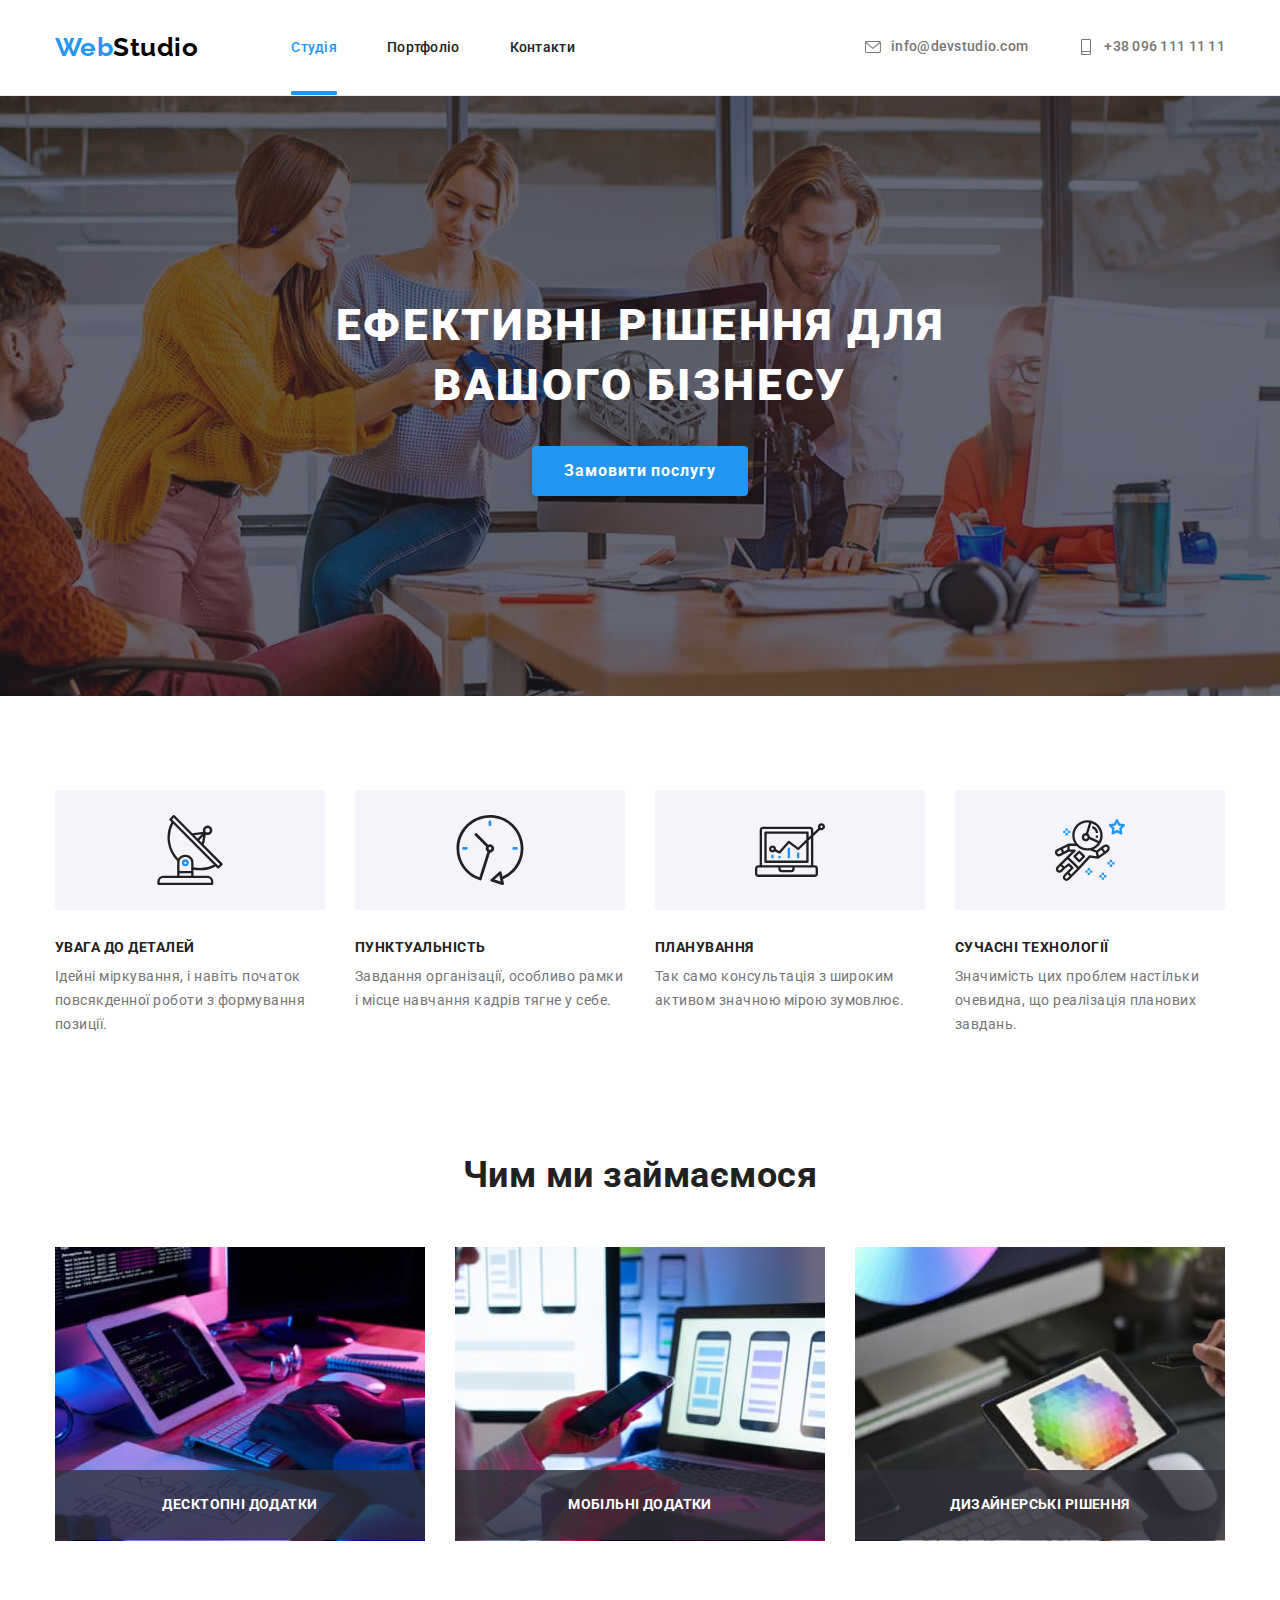
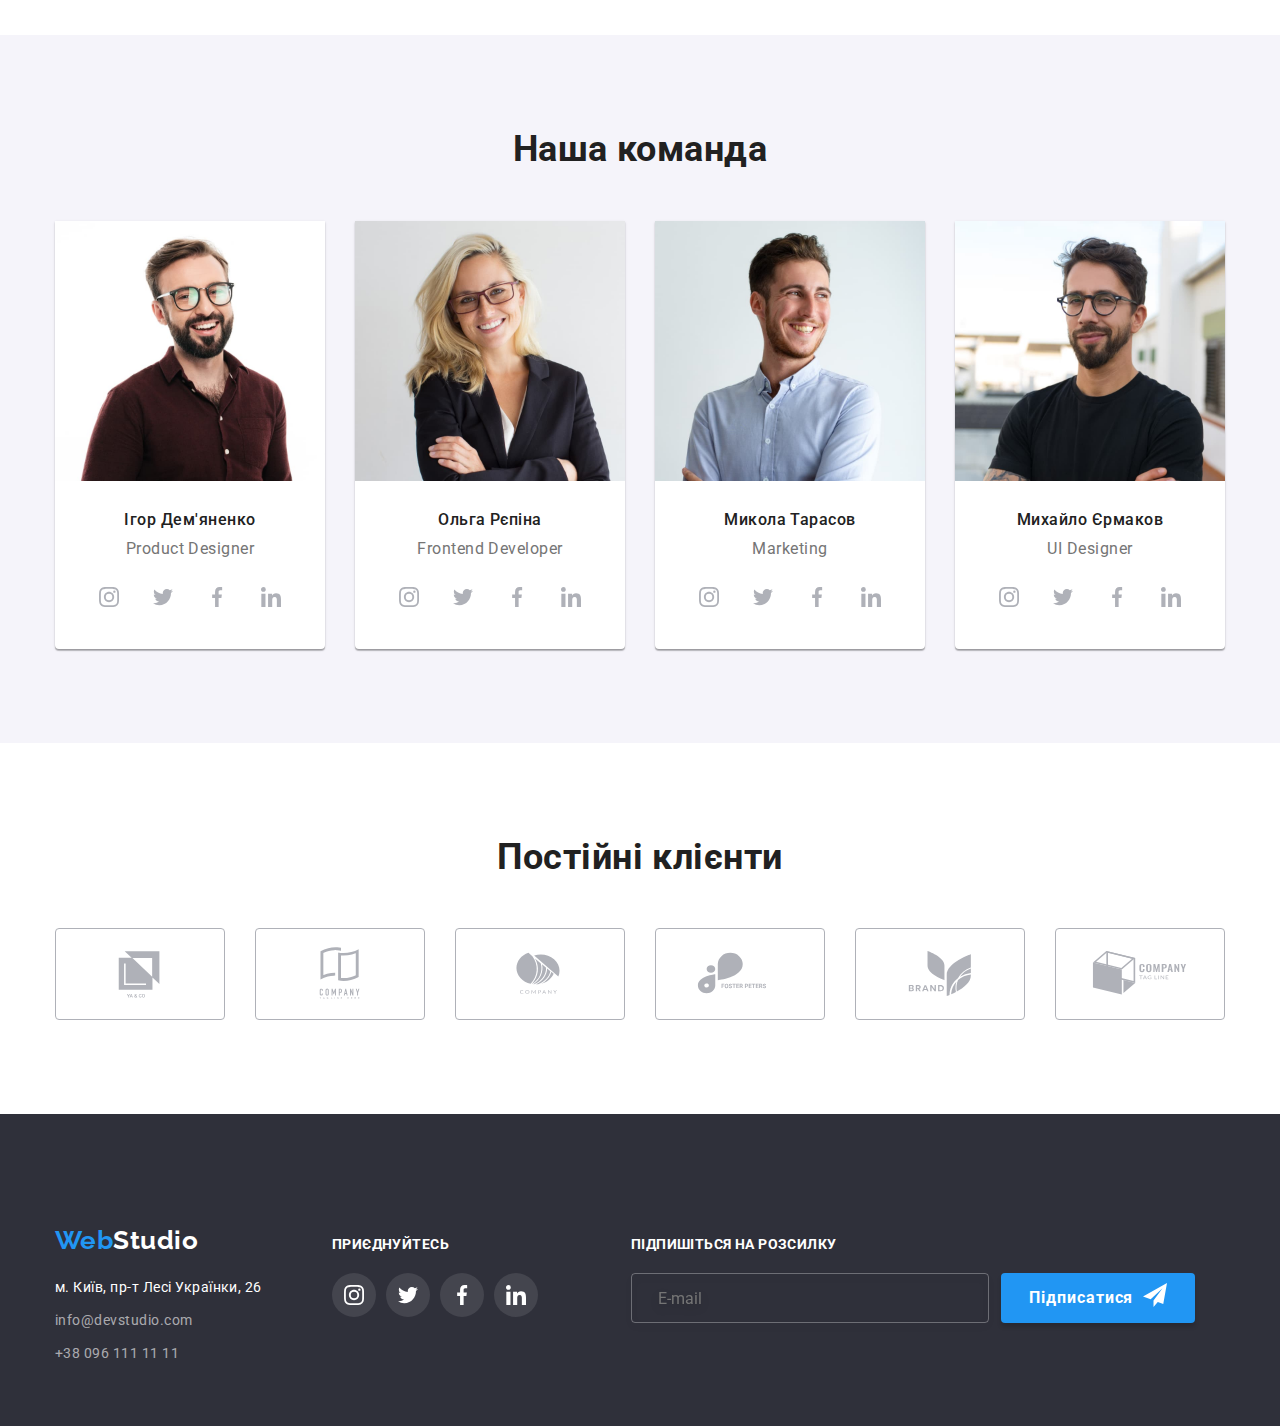
<file: index.html>
<!DOCTYPE html>
<html lang="uk">
  <head>
    <meta charset="UTF-8" />
    <meta http-equiv="X-UA-Compatible" content="IE=edge" />
    <meta name="viewport" content="width=device-width, initial-scale=1.0" />
    <title>WebStudio</title>
    <link rel="preconnect" href="https://fonts.googleapis.com" />
    <link rel="preconnect" href="https://fonts.gstatic.com" crossorigin />
    <link
      href="https://fonts.googleapis.com/css2?family=Raleway:wght@700&family=Roboto:wght@400;500;700;900&display=swap"
      rel="stylesheet"
    />
    <link
      rel="stylesheet"
      href="https://cdn.jsdelivr.net/npm/modern-normalize@1.1.0/modern-normalize.min.css"
    />
   
     <link rel="stylesheet" type="text/css" href="./css/main.min.css" />
      
  </head>
  <body>
    <header class="page-header">
      <div class="container div-header">
        <nav class="main-nav">
          <a href="/" class="logo"
            >Web<span class="studio-word">Studio</span></a
          >

          <ul class="site-nav list">
            <li class="site-nav-li">
              <a href="" class="menu-link current">Студія</a>
            </li>
            <li class="site-nav-li">
              <a href="./portfolio.html" class="menu-link">Портфоліо</a>
            </li>
            <li class="site-nav-li">
              <a href="" class="menu-link">Контакти</a>
            </li>
          </ul>
        </nav>
        <ul class="contacts-top list">
          <li class="top-mail">
            <a href="mailto:info@devstudio.com" class="mail-top link">
              <svg class="mail-icon" width="16" height="16">
                <use href="./images/icons.svg#icon-envelope"></use>
              </svg>
              info@devstudio.com
            </a>
          </li>
          <li class="top-tel">
            <a href="tel:+380961111111" class="tel-top link">
              <svg class="tel-icon" width="16" height="16">
                <use href="./images/icons.svg#icon-smartphone"></use>
              </svg>
              +38 096 111 11 11
            </a>
          </li>
        </ul>
      </div>
    </header>
    <main>
      <section class="hero section">
        <div class="container div-hero">
          <h1 class="hero-title">Ефективні рішення для вашого бізнесу</h1>
          <button type="button" class="order-button" data-modal-open>
            Замовити послугу
          </button>
        </div>
      </section>
      <section class="second section">
        <div class="container second-section">
          <h2 class="visually-hidden">Наші особливості</h2>
          <ul class="second-section__about list">
            <li class="second-section__about-card">
              <div class="second-section__about-thumb">
                <svg width="70" height="70">
                  <use href="./images/icons.svg#icon-antenna-1"></use>
                </svg>
              </div>
              <h3 class="second-section__info-title">Увага до деталей</h3>
              <p class="second-section__text">
                Ідейні міркування, і навіть початок повсякденної роботи з
                формування позиції.
              </p>
            </li>
            <li class="second-section__about-card">
              <div class="second-section__about-thumb">
                <svg width="70" height="70">
                  <use href="./images/icons.svg#icon-clock-1"></use>
                </svg>
              </div>
              <h3 class="second-section__info-title">Пунктуальність</h3>
              <p class="second-section__text">
                Завдання організації, особливо рамки і місце навчання кадрів
                тягне у себе.
              </p>
            </li>
            <li class="second-section__about-card">
              <div class="second-section__about-thumb">
                <svg width="70" height="70">
                  <use href="./images/icons.svg#icon-diagram-1"></use>
                </svg>
              </div>
              <h3 class="second-section__info-title">Планування</h3>
              <p class="second-section__text">
                Так само консультація з широким активом значною мірою зумовлює.
              </p>
            </li>
            <li class="second-section__about-card">
              <div class="second-section__about-thumb">
                <svg width="70" height="70">
                  <use href="./images/icons.svg#icon-astronaut-1"></use>
                </svg>
              </div>
              <h3 class="second-section__info-title">Сучасні технології</h3>
              <p class="second-section__text">
                Значимість цих проблем настільки очевидна, що реалізація
                планових завдань.
              </p>
            </li>
          </ul>
        </div>
      </section>
      <section class="service section">
        <div class="container service-section">
          <h2 class="service-section-title title">Чим ми займаємося</h2>
          <ul class="services list">
            <li class="service-li image-li">
              <img src="./images/img1.jpg" alt="веб-розробка" width="370" />
              <div class="service-section-wrapper">
                <p class="service-img-text-dec">Десктопні додатки</p>
              </div>
            </li>

            <li class="service-li image-li">
              <img
                src="./images/img2.jpg"
                alt="мобільна-розробка"
                width="370"
              />
              <div class="service-section-wrapper">
                <p class="service-img-text-dec">Мобільні додатки</p>
              </div>
            </li>

            <li class="service-li image-li">
              <img src="./images/img3.jpg" alt="веб-дизайн" width="370" />
              <div class="service-section-wrapper">
                <p class="service-img-text-dec">Дизайнерські рішення</p>
              </div>
            </li>
          </ul>
        </div>
      </section>
      <section class="section-our-team section">
        <div class="container">
          <h2 class="section-title-team title">Наша команда</h2>
          <ul class="our-team list">
            <li class="team-place">
              <img
                src="./images/image1.jpg"
                alt="фото-продакт-дизайнера"
                width="270"
                height="260"
              />
              <div class="team-text-prop">
                <h3 class="team">Ігор Дем'яненко</h3>
                <p lang="en" class="profession">Product Designer</p>

                <ul class="social-list list">
                  <li class="social-list-item">
                    <a href="" class="social-list-link link">
                      <svg
                        lang="en"
                        aria-label="instagram icon"
                        class="social-list-icon"
                      >
                        <use href="./images/icons.svg#icon-instagram-2"></use>
                      </svg>
                    </a>
                  </li>
                  <li class="social-list-item">
                    <a href="" class="social-list-link link">
                      <svg
                        lang="en"
                        aria-label="twitter icon"
                        class="social-list-icon"
                      >
                        <use href="./images/icons.svg#icon-twitter-1"></use>
                      </svg>
                    </a>
                  </li>
                  <li class="social-list-item">
                    <a href="" class="social-list-link link">
                      <svg
                        lang="en"
                        aria-label="facebook icon"
                        class="social-list-icon"
                      >
                        <use href="./images/icons.svg#icon-facebook-1"></use>
                      </svg>
                    </a>
                  </li>
                  <li class="social-list-item">
                    <a href="" class="social-list-link link">
                      <svg
                        lang="en"
                        aria-label="linkedin icon"
                        class="social-list-icon"
                      >
                        <use href="./images/icons.svg#icon-linkedin-1"></use>
                      </svg>
                    </a>
                  </li>
                </ul>
              </div>
            </li>
            <li class="team-place">
              <img
                src="./images/image2.jpg"
                alt="фото-фронт-енд-розробника"
                width="270"
                height="260"
              />
              <div class="team-text-prop">
                <h3 class="team">Ольга Рєпіна</h3>
                <p lang="en" class="profession">Frontend Developer</p>

                <ul class="social-list list">
                  <li class="social-list-item">
                    <a href="" class="social-list-link link">
                      <svg
                        lang="en"
                        aria-label="instagram icon"
                        class="social-list-icon"
                      >
                        <use href="./images/icons.svg#icon-instagram-2"></use>
                      </svg>
                    </a>
                  </li>
                  <li class="social-list-item">
                    <a href="" class="social-list-link link">
                      <svg
                        lang="en"
                        aria-label="twitter icon"
                        class="social-list-icon"
                      >
                        <use href="./images/icons.svg#icon-twitter-1"></use>
                      </svg>
                    </a>
                  </li>
                  <li class="social-list-item">
                    <a href="" class="social-list-link link">
                      <svg
                        lang="en"
                        aria-label="facebook icon"
                        class="social-list-icon"
                      >
                        <use href="./images/icons.svg#icon-facebook-1"></use>
                      </svg>
                    </a>
                  </li>
                  <li class="social-list-item">
                    <a href="" class="social-list-link link">
                      <svg
                        lang="en"
                        aria-label="linkedin icon"
                        class="social-list-icon"
                      >
                        <use href="./images/icons.svg#icon-linkedin-1"></use>
                      </svg>
                    </a>
                  </li>
                </ul>
              </div>
            </li>
            <li class="team-place">
              <img
                src="./images/image3.jpg"
                alt="фото-маркетолога"
                width="270"
                height="260"
              />
              <div class="team-text-prop">
                <h3 class="team">Микола Тарасов</h3>
                <p lang="en" class="profession">Marketing</p>

                <ul class="social-list list">
                  <li class="social-list-item">
                    <a href="" class="social-list-link link">
                      <svg
                        lang="en"
                        aria-label="instagram icon"
                        class="social-list-icon"
                      >
                        <use href="./images/icons.svg#icon-instagram-2"></use>
                      </svg>
                    </a>
                  </li>
                  <li class="social-list-item">
                    <a href="" class="social-list-link link">
                      <svg
                        lang="en"
                        aria-label="twitter icon"
                        class="social-list-icon"
                      >
                        <use href="./images/icons.svg#icon-twitter-1"></use>
                      </svg>
                    </a>
                  </li>
                  <li class="social-list-item">
                    <a href="" class="social-list-link link">
                      <svg
                        lang="en"
                        aria-label="facebook icon"
                        class="social-list-icon"
                      >
                        <use href="./images/icons.svg#icon-facebook-1"></use>
                      </svg>
                    </a>
                  </li>
                  <li class="social-list-item">
                    <a href="" class="social-list-link link">
                      <svg
                        lang="en"
                        aria-label="linkedin icon"
                        class="social-list-icon"
                      >
                        <use href="./images/icons.svg#icon-linkedin-1"></use>
                      </svg>
                    </a>
                  </li>
                </ul>
              </div>
            </li>
            <li class="team-place">
              <img
                src="./images/image4.jpg"
                alt="фото-юай-розробника"
                width="270"
                height="260"
              />
              <div class="team-text-prop">
                <h3 class="team">Михайло Єрмаков</h3>
                <p lang="en" class="profession">UI Designer</p>

                <ul class="social-list list">
                  <li class="social-list-item">
                    <a href="" class="social-list-link link">
                      <svg
                        lang="en"
                        aria-label="instagram icon"
                        class="social-list-icon"
                      >
                        <use href="./images/icons.svg#icon-instagram-2"></use>
                      </svg>
                    </a>
                  </li>
                  <li class="social-list-item">
                    <a href="" class="social-list-link link">
                      <svg
                        lang="en"
                        aria-label="twitter icon"
                        class="social-list-icon"
                      >
                        <use href="./images/icons.svg#icon-twitter-1"></use>
                      </svg>
                    </a>
                  </li>
                  <li class="social-list-item">
                    <a href="" class="social-list-link link">
                      <svg
                        lang="en"
                        aria-label="facebook icon"
                        class="social-list-icon"
                      >
                        <use href="./images/icons.svg#icon-facebook-1"></use>
                      </svg>
                    </a>
                  </li>
                  <li class="social-list-item">
                    <a href="" class="social-list-link link">
                      <svg
                        lang="en"
                        aria-label="linkedin icon"
                        class="social-list-icon"
                      >
                        <use href="./images/icons.svg#icon-linkedin-1"></use>
                      </svg>
                    </a>
                  </li>
                </ul>
              </div>
            </li>
          </ul>
        </div>
      </section>
      <section class="our-clients-section">
        <div class="container clients-div">
          <h2 class="clients-title title">Постійні клієнти</h2>
          <ul class="client-links list">
            <li class="client-link-li">
              <a href="" class="client-list-item">
                <svg class="client-icon" width="106" height="60">
                  <use href="./images/icons.svg#icon-logo"></use>
                </svg>
              </a>
            </li>
            <li class="client-link-li">
              <a href="" class="client-list-item">
                <svg class="client-icon" width="106" height="60">
                  <use href="./images/icons.svg#icon-logo-1"></use>
                </svg>
              </a>
            </li>
            <li class="client-link-li">
              <a href="" class="client-list-item">
                <svg class="client-icon" width="106" height="60">
                  <use href="./images/icons.svg#icon-logo-2"></use>
                </svg>
              </a>
            </li>
            <li class="client-link-li">
              <a href="" class="client-list-item">
                <svg class="client-icon" width="106" height="60">
                  <use href="./images/icons.svg#icon-logo-3"></use>
                </svg>
              </a>
            </li>
            <li class="client-link-li">
              <a href="" class="client-list-item">
                <svg class="client-icon" width="106" height="60">
                  <use href="./images/icons.svg#icon-logo-4"></use>
                </svg>
              </a>
            </li>
            <li class="client-link-li">
              <a href="" class="client-list-item">
                <svg class="client-icon" width="106" height="60">
                  <use href="./images/icons.svg#icon-logo-5"></use>
                </svg>
              </a>
            </li>
          </ul>
        </div>
      </section>
    </main>

    <footer class="page-footer">
      <div class="container footer-general-div">
        <div class="footer-div-one">
          <a href="/" class="logo-footer"
            >Web<span class="studio-word-footer">Studio</span></a
          >
          <address>
            <ul class="contacts-bottom list">
              <li>
                <a
                  href="https://goo.gl/maps/CPtrU1FHBa2aNyZL9"
                  target="_blank"
                  rel="noopener noreferrer nofollow"
                  class="adress-bottom link"
                  >м. Київ, пр-т Лесі Українки, 26</a
                >
              </li>
              <li>
                <a href="mailto:info@devstudio.com" class="mail-bottom link"
                  >info@devstudio.com
                </a>
              </li>
              <li>
                <a href="tel:+380961111111" class="tel-bottom link"
                  >+38 096 111 11 11</a
                >
              </li>
            </ul>
          </address>
        </div>

        <div class="footer-div-two">
          <p class="join-us">Приєднуйтесь</p>

          <ul class="footer-social-links list">
            <li class="social-li-footer">
              <a href="" class="social-link-footer link">
                <svg class="social-icon-footer">
                  <use href="./images/icons.svg#icon-instagram-2"></use>
                </svg>
              </a>
            </li>
            <li class="social-li-footer">
              <a href="" class="social-link-footer link">
                <svg class="social-icon-footer">
                  <use href="./images/icons.svg#icon-twitter-1"></use>
                </svg>
              </a>
            </li>
            <li class="social-li-footer">
              <a href="" class="social-link-footer link">
                <svg class="social-icon-footer">
                  <use href="./images/icons.svg#icon-facebook-1"></use>
                </svg>
              </a>
            </li>
            <li class="social-li-footer">
              <a href="" class="social-link-footer link">
                <svg class="social-icon-footer">
                  <use href="./images/icons.svg#icon-linkedin-1"></use>
                </svg>
              </a>
            </li>
          </ul>
        </div>
        <div class="footer-div-three">
          <p class="subscribe">Підпишіться на розсилку</p>
          <form class="footer-form">
            <label class="footer-label-input">
              <input class="subscribe-input"
                type="email"
                name="email"
                placeholder="E-mail"
                /></label>

            <button class="subscribe-btn" type="submit" value="submit">
              Підписатися
              <svg class="footer-send-icon">
                <use href="./images/icons.svg#icon-send"></use>
              </svg>
            </button>
          </form>
        </div>
      </div>
    </footer>
    <div class="backdrop is-hidden" data-modal>
      <div class="modal">
        <button type="button" class="modal-close-btn" data-modal-close>
          <svg class="modal-close-icon" width="11" height="11">
            <use href="./images/icons.svg#icon-close-btn"></use>
          </svg>
        </button>
        <p class="modal-title">Залиште свої дані, ми вам передзвонимо</p>
        <form class="modal-form">
         
          <label class="label-form-name"><span>Ім'я</span></label>
           <span class="wrapper-input">
          <input class="input-modal-form" type="text" name="user_name" pattern="[a-zA-Zа-яА-ЯіІїЇ`ʼ]+" required />
        <svg class="modal-form-icon icon-shadow" width="12px" height="12px">
          <use class="modal-form-icon-link" href="./images/icons.svg#icon-input-name2"></use>
        </svg>
      </span>
         
          <label class="label-form-name"> <span>Телефон</span></label>
           <span class="wrapper-input">
          <input class="input-modal-form" type="tel" name="user_tel" pattern="[0-9]{3}-[0-9]{3}-[0-9]{2}-[0-9]{2}" required/>
        <svg class="modal-form-icon icon-shadow" width="18px" height="18px">
          <use href="./images/icons.svg#icon-input-phone"></use>
        </span>
         <label class="label-form-name"><span>Пошта</span></label>
           <span class="wrapper-input">
          <input class="input-modal-form" type="email" name="user_email" required/>
          <svg class="modal-form-icon" width="18px" height="18px">
          <use href="./images/icons.svg#icon-input-mail"></use>
          </span>
          <label class="label-form-name" for="comment"><span>Коментар</span></label>
          <textarea
            class="textarea-modal-form"
            name="user_comment"
            id="comment"
            placeholder="Введіть текст"></textarea>
          <label class="checkbox-area-label">
           
            <input class="policy-checkbox" type="checkbox" />
             <svg class="custom-checkbox">
                <use class="icon-custom-checkbox" href="./images/icons.svg#icon-custom-cb"></use>
              </svg>
           <span class="policy-text">Погоджуюся з
            розсилкою та приймаю&nbsp;<a href="" class="policy-link-modal">
             Умови договору</a> </span> </label>
          <button class="submit-modal-btn" type="submit">Відправити </button>
        </form>
      </div>
    <script src="./js/modal.js"></script>
  </body>
</html>
</file>
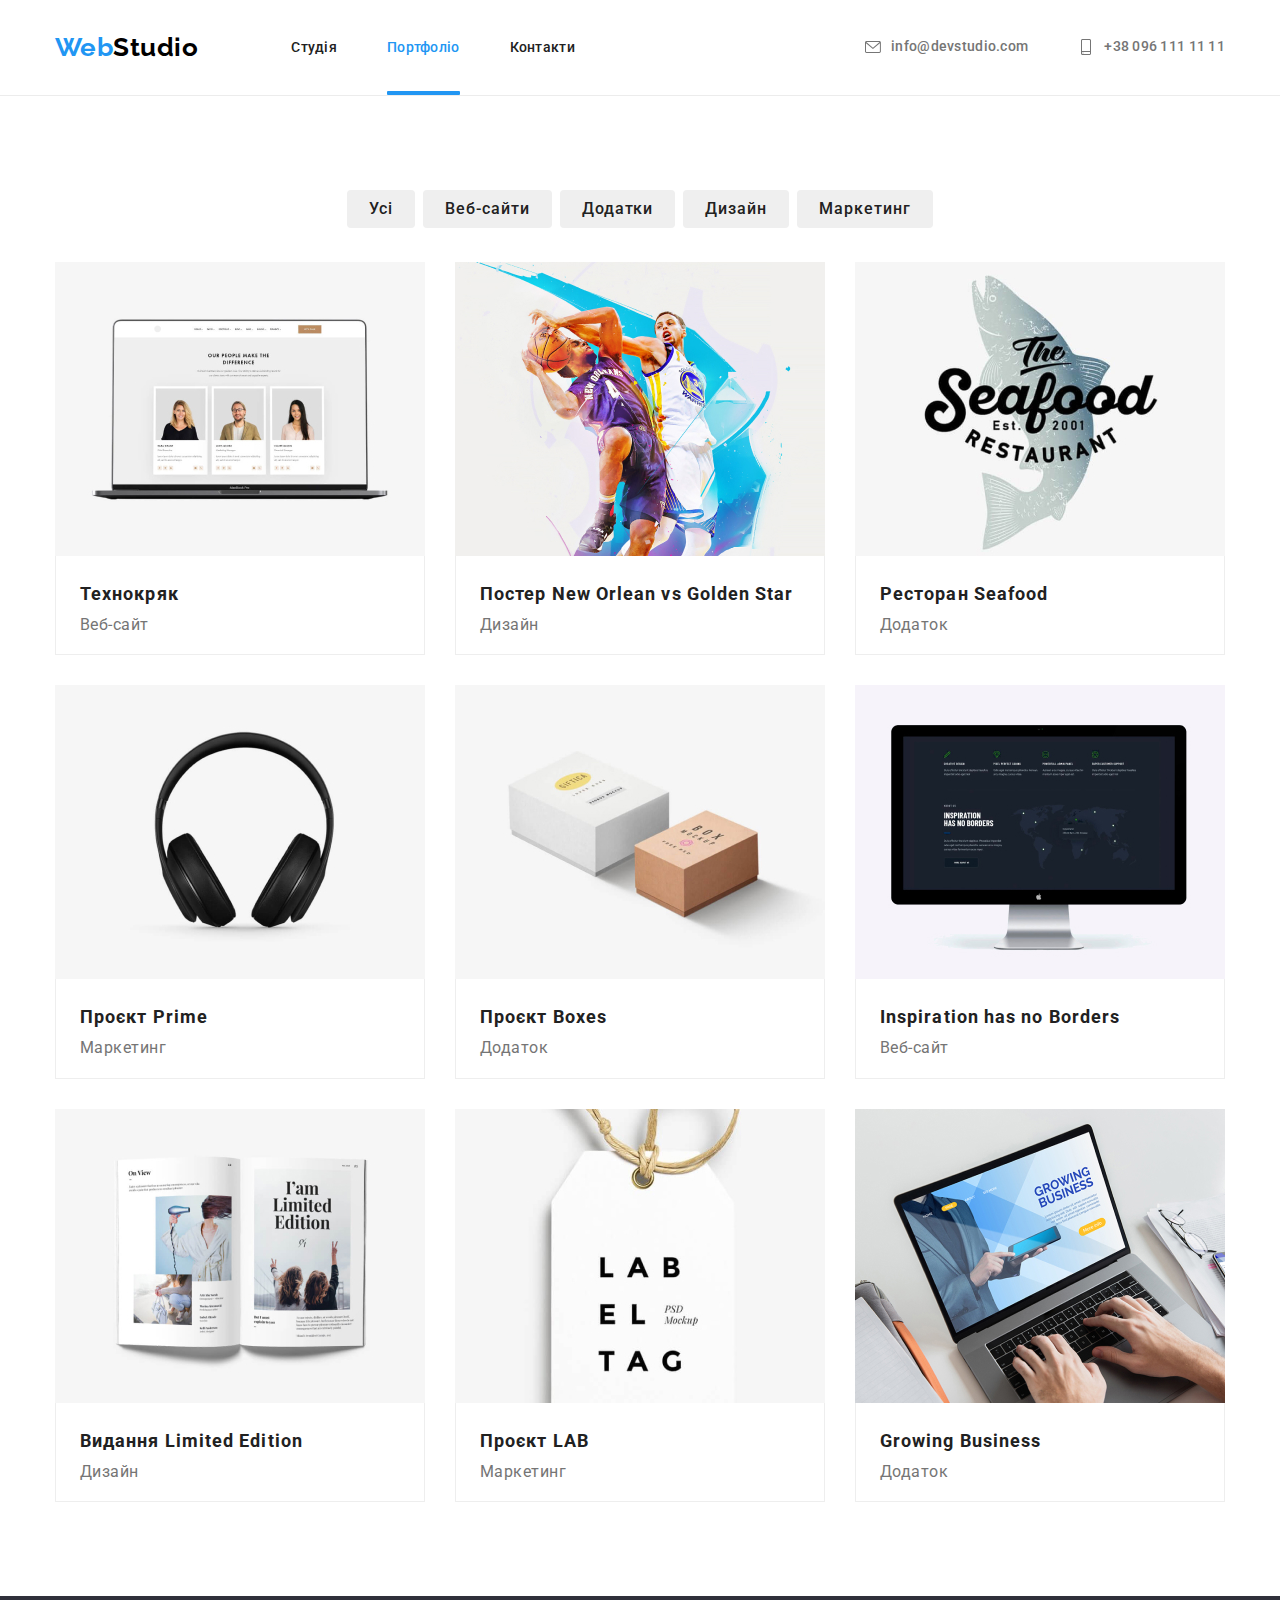
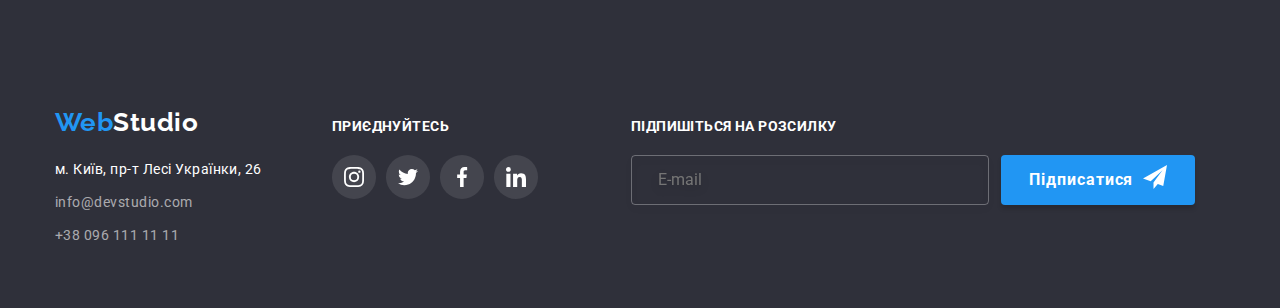
<file: portfolio.html>
<!DOCTYPE html>
<html lang="uk">
  <head>
    <meta charset="UTF-8" />
    <meta http-equiv="X-UA-Compatible" content="IE=edge" />
    <meta name="viewport" content="width=device-width, initial-scale=1.0" />
    <title>WebStudio</title>
    <link rel="preconnect" href="https://fonts.googleapis.com" />
    <link rel="preconnect" href="https://fonts.gstatic.com" crossorigin />
    <link
      href="https://fonts.googleapis.com/css2?family=Raleway:wght@700&family=Roboto:wght@400;500;700;900&display=swap"
      rel="stylesheet"
    />
    <link
      rel="stylesheet"
      href="https://cdn.jsdelivr.net/npm/modern-normalize@1.1.0/modern-normalize.min.css"
    />
    <link rel="stylesheet" type="text/css" href="./css/main.min.css" />
   
  </head>
  <body>
    <header class="page-header">
      <div class="container div-header">
        <nav class="main-nav">
          <a href="/" class="logo">Web<span class="studio-word">Studio</span></a>

          <ul class="site-nav list">
            <li class="site-nav-li"><a href="./index.html" class="menu-link">Студія</a></li>
            <li class="site-nav-li"><a href="" class="menu-link current">Портфоліо</a></li>
            <li class="site-nav-li"><a href="" class="menu-link">Контакти</a></li>
          </ul>
        </nav>
        <ul class="contacts-top list">
          <li class="top-mail">
            <a href="mailto:info@devstudio.com" class="mail-top link">
              <svg class="mail-icon" width="16" height="16">
                <use href="./images/icons.svg#icon-envelope"></use>
              </svg>
              info@devstudio.com
            </a>
          </li>
          <li class="top-tel">
            <a href="tel:+380961111111" class="tel-top link">
              <svg class="tel-icon" width="16" height="16">
                <use href="./images/icons.svg#icon-smartphone"></use>
              </svg>
              +38 096 111 11 11
            </a>
          </li>
        </ul>
      </div>
    </header>
    <main>
      <section class="portfolio-hero">
        <div class="container portfolio">
          <h1 class="visually-hidden">меню фільтр</h1>
          <ul class="portfolio-button list">
            <li><button type="button" class="button">Усі</button></li>
            <li><button type="button" class="button">Веб-сайти</button></li>
            <li><button type="button" class="button">Додатки</button></li>
            <li><button type="button" class="button">Дизайн</button></li>
            <li><button type="button" class="button">Маркетинг</button></li>
          </ul>

          <ul class="project list">
            <a href="" class="portfolio-link link>
              <li class="project-card">
                 <div class="overlay">
              <img src="./images/img01.jpg" alt="фото-веб-сайт" width="370" />
             <p class="text-overlay">Ресурс пропонує комплексні пропозиції з різним рівнем функціоналу та сервісів. Все це дозволить відвідувачу отримати вичерпні відомості про компанію чи приватну особу.</p></div>
              <div class="project-card-prop">
                <h2 class="project-name">Технокряк</h2>
                <p class="project-type">Веб-сайт</p>
              </div>
            </li>
            </a>
             <a href="" class="portfolio-link link>
            <li class="project-card">
              <div class="overlay">
              <img src="./images/img02.jpg" alt="фото-дизайн" width="370" /> <p class="text-overlay">Lorem ipsum dolor sit amet consectetur adipisicing elit. Quia, libero!</p></div>
              <div class="project-card-prop">
                <h2 class="project-name">Постер New Orlean vs Golden Star</h2>
                <p class="project-type">Дизайн</p>
              </div>
            </li>
            </a>
             <a href="" class="portfolio-link link>
            <li class="project-card">
               <div class="overlay">
              <img src="./images/img03.jpg" alt="фото-додаток" width="370" /><p class="text-overlay">Lorem, ipsum dolor sit amet consectetur adipisicing elit. Consequatur, corporis!</p></div>
              <div class="project-card-prop">
                <h2 class="project-name">Ресторан Seafood</h2>
                <p class="project-type">Додаток</p>
              </div>
            </li>
            </a>
             <a href="" class="portfolio-link link>
            <li class="project-card">
              <div class="overlay">
              <img src="./images/img04.jpg" alt="фото-маркетинг" width="370" /><p class="text-overlay">Lorem ipsum dolor sit, amet consectetur adipisicing elit. Vitae, voluptate.</p></div>
              <div class="project-card-prop">
                <h2 class="project-name">Проєкт Prime</h2>
                <p class="project-type">Маркетинг</p>
              </div>
            </li>
            </a>
             <a href="" class="portfolio-link link>
            <li class="project-card">
              <div class="overlay">
              <img src="./images/img05.jpg" alt="фото-додаток2" width="370" /><p class="text-overlay">Lorem ipsum dolor sit, amet consectetur adipisicing elit. Sit, accusamus.</p></div>
              <div class="project-card-prop">
                <h2 class="project-name">Проєкт Boxes</h2>
                <p class="project-type">Додаток</p>
              </div>
            </li>
            </a>
             <a href="" class="portfolio-link link>
            <li class="project-card">
              <div class="overlay">
              <img src="./images/img06.jpg" alt="фото-веб-сайт2" width="370" /><p class="text-overlay">Lorem ipsum dolor sit amet, consectetur adipisicing elit. Corporis, reiciendis.</p></div>
              <div class="project-card-prop">
                <h2 class="project-name">Inspiration has no Borders</h2>
                <p class="project-type">Веб-сайт</p>
              </div>
            </li>
            </a>
             <a href="" class="portfolio-link link>
            <li class="project-card">
              <div class="overlay">
              <img src="./images/img07.jpg" alt="фото-дизайн2" width="370" /><p class="text-overlay">Lorem ipsum, dolor sit amet consectetur adipisicing elit. Pariatur, vel?</p></div>
              <div class="project-card-prop">
                <h2 class="project-name">Видання Limited Edition</h2>
                <p class="project-type">Дизайн</p>
              </div>
            </li>
            </a>
             <a href="" class="portfolio-link link>
            <li class="project-card">
              <div class="overlay">
              <img src="./images/img08.jpg" alt="фото-маркетинг" width="370" /><p class="text-overlay">Lorem ipsum dolor sit amet consectetur adipisicing elit. Ducimus, iusto.</p></div>
              <div class="project-card-prop">
                <h2 class="project-name">Проєкт LAB</h2>
                <p class="project-type">Маркетинг</p>
              </div>
            </li>
            </a>
             <a href="" class="portfolio-link link>
            <li class="project-card">
              <div class="overlay">
              <img src="./images/img09.jpg" alt="фото-додаток2" width="370" /><p class="text-overlay">Lorem ipsum dolor sit amet, consectetur adipisicing elit. Eveniet, expedita.</p></div>
              <div class="project-card-prop">
                <h2 class="project-name">Growing Business</h2>
                <p class="project-type">Додаток</p>
              </div>
            </li>
            </a>
          </ul>

        </div>
      </section>
    </main>
    <footer class="page-footer">
      <div class="container footer-general-div">
       <div class="footer-div-one">
        <a href="/" class="logo-footer">Web<span class="studio-word-footer">Studio</span></a>
        <address>
          <ul class="contacts-bottom list">
            <li>
              <a
                href="https://goo.gl/maps/CPtrU1FHBa2aNyZL9"
                target="_blank"
                rel="noopener noreferrer nofollow"
                class="adress-bottom link"
                >м. Київ, пр-т Лесі Українки, 26</a
              >
            </li>
            <li>
              <a href="mailto:info@devstudio.com" class="mail-bottom link">info@devstudio.com </a>
            </li>
            <li><a href="tel:+380961111111" class="tel-bottom link">+38 096 111 11 11</a></li>
          </ul>
        </address>
        </div>
      
      <div class="footer-div-two">
        <h4 class="join-us">приєднуйтесь</h4>
        
        <ul class="footer-social-links list">
          <li class="social-li-footer">
            <a href="" class="social-link-footer link">
              <svg class="social-icon-footer">
                <use href="./images/icons.svg#icon-instagram-2"></use>
              </svg>
            </a>
          </li>
          <li class="social-li-footer">
            <a href="" class="social-link-footer link">
              <svg class="social-icon-footer">
                <use href="./images/icons.svg#icon-twitter-1"></use>
              </svg>
            </a>
          </li>
          <li class="social-li-footer">
            <a href="" class="social-link-footer link">
              <svg class="social-icon-footer">
                <use href="./images/icons.svg#icon-facebook-1"></use>
              </svg>
            </a>
          </li>
          <li class="social-li-footer">
            <a href="" class="social-link-footer link">
              <svg class="social-icon-footer">
                <use href="./images/icons.svg#icon-linkedin-1"></use>
              </svg>
            </a>
          </li>
 </ul>
      </div>
       <div class="footer-div-three">
          <p class="subscribe">Підпишіться на розсилку</p>
          <form class="footer-form">
            <label class="footer-label-input">
              <input class="subscribe-input"
                type="email"
                name="email"
                placeholder="E-mail"
                /></label>

            <button class="subscribe-btn" type="submit" value="submit">
              Підписатися
              <svg class="footer-send-icon">
                <use href="./images/icons.svg#icon-send"></use>
              </svg>
            </button>
          </form>
        </div>
      </div>
    </footer>
  </body>
</html>
</file>
<file: css/main.min.css>
:root{--primary-text-color: rgba(117, 117, 117, 1);--title-text-color: rgba(33, 33, 33, 1);--accent-color: #2196F3;--alt-color: #ffffff;--alt-dark-color: #2F303A;--alt-black-color: #000000;--section-grey-color: rgba(245, 244, 250, 1);--border-portfolio-color: #EEEEEE;--hero-alt-background-color: #C4C4C4;--icon-grey-color: rgba(175, 177, 184, 1);--transition-dur-and-func: 250ms cubic-bezier(0.4, 0, 0.2, 1)}.visually-hidden{position:absolute;white-space:nowrap;width:1px;height:1px;overflow:hidden;border:0;padding:0;clip:rect(0 0 0 0);clip-path:inset(50%);margin:-1px}h1,h2,h3,h4,p{margin-top:0;margin-bottom:0}ul,ol{margin-top:0;margin-bottom:0;padding-left:0}button{cursor:pointer}img{display:block}.list{list-style:none}.list a{text-decoration:none}.link{text-decoration:none}body{font-family:"Roboto",sans-serif;background-color:var(--alt-color);color:var(--title-text-color);letter-spacing:.03em}.container{width:1200px;margin-left:auto;margin-right:auto;padding-left:15px;padding-right:15px}.logo{color:var(--accent-color);font-family:"Raleway",sans-serif;font-size:26px;font-style:normal;font-weight:700;line-height:1.19;text-decoration:none;margin-right:93px}.studio-word{color:var(--alt-black-color)}.studio-word-footer{color:var(--alt-color)}.logo-footer{color:var(--accent-color);font-family:"Raleway",sans-serif;font-size:26px;font-style:normal;font-weight:700;line-height:1.19;text-decoration:none;display:block;margin-bottom:20px}.backdrop{position:fixed;top:0;left:0;z-index:100;width:100%;height:100%;background-color:rgba(0,0,0,.5);transition:opacity 500ms cubic-bezier(0.69, 0, 0.34, 1);visibility:500ms cubic-bezier(0.69, 0, 0.34, 1)}.backdrop.is-hidden{visibility:hidden;opacity:0;pointer-events:none}.order-button{font-family:inherit;color:var(--alt-color);background:var(--accent-color);font-weight:700;font-size:16px;line-height:1.87;text-align:center;letter-spacing:.06em;display:block;margin-right:auto;margin-left:auto;padding:10px 32px;box-shadow:0px 4px 4px rgba(0,0,0,.15);border-radius:4px;border:none;transition:background-color var(--transition-dur-and-func)}.order-button:hover,.order-button:focus{background-color:#188ce8}.title{font-weight:700;font-size:36px;line-height:1.16;text-align:center;color:var(--title-text-color);margin-bottom:50px}.modal-close-btn{position:absolute;top:8px;right:8px;display:flex;align-items:center;justify-content:center;background-color:rgba(0,0,0,0);border:1px solid rgba(0,0,0,.1);padding:0;border-radius:50%;width:30px;height:30px;transition:fill var(--transition-dur-and-func)}.modal-close-btn:hover,.modal-close-btn:focus{fill:var(--accent-color)}.modal{padding:40px;position:absolute;top:50%;left:50%;transform:translate(-50%, -50%);width:528px;height:581px;background-color:var(--alt-color)}.modal-form{width:100%;display:flex;flex-direction:column}.modal-title{margin-bottom:12px;text-align:center;font-style:normal;font-weight:700;font-size:20px;line-height:1.15;text-align:center;letter-spacing:.03em;color:#212121}.input-modal-form{padding-left:40px;width:100%;border:1px solid rgba(33,33,33,.2);border-radius:4px;height:40px;outline:none;transition:border-color var(--transition-dur-and-func)}.input-modal-form:focus{border-color:var(--accent-color)}.modal-form-icon{position:absolute;top:50%;left:12px;transform:translateY(-50%)}.input-modal-form:focus+.modal-form-icon{fill:var(--accent-color)}.icon-shadow{filter:drop-shadow(0px 4px 4px rgba(0, 0, 0, 0.25))}.wrapper-input{position:relative;display:block}.textarea-modal-form{padding:10px;border:1px solid rgba(33,33,33,.2);border-radius:4px;outline:none;resize:none;height:120px;transition:border-color var(--transition-dur-and-func)}.textarea-modal-form:focus{border-color:var(--accent-color)}.textarea-modal-form::placeholder{font-style:Regular;font-size:12px;line-height:1.16;padding:12px 16px;color:rgba(117,117,117,.5)}.policy-checkbox{margin-top:20px;font-style:normal;font-weight:400;font-size:14px;line-height:2;letter-spacing:.03em;color:var(--primary-text-color)}.policy-link-modal{color:var(--accent-color)}.label-form-name{margin-bottom:4px;color:var(--primary-text-color);font-style:Regular;font-size:12px;line-height:1.16;display:inline-block}.label-form-name:not(:first-child){margin-top:10px}.submit-modal-btn{margin-top:30px;padding:10px 52px;font-family:inherit;color:var(--alt-color);background:var(--accent-color);font-weight:700;font-size:16px;line-height:1.87;text-align:center;letter-spacing:.06em;align-self:center;box-shadow:0px 4px 4px rgba(0,0,0,.15);border-radius:4px;border:none;transition:background-color var(--transition-dur-and-func)}.submit-modal-btn:hover,.submit-modal-btn:focus{background-color:#188ce8}.custom-checkbox{width:16px;height:15px;border:2px solid var(--title-text-color);border-radius:2px;cursor:pointer;fill:var(--alt-color);margin-right:8px}.policy-checkbox:focus+.custom-checkbox{box-shadow:0 0 0 1px var(--alt-dark-color)}.policy-checkbox:checked+.custom-checkbox{background-color:var(--accent-color);border-color:var(--accent-color)}.policy-checkbox{position:absolute;top:0;left:0;appearance:none}.checkbox-area-label{margin-top:20px;display:flex;align-items:center;justify-content:center}.policy-text{font-style:Regular;font-size:14px;line-height:1.71;color:var(--primary-text-color)}.icon-custom-checkbox{display:none}.policy-checkbox:checked+.custom-checkbox .icon-custom-checkbox{display:block}.page-header{padding-top:32px;padding-bottom:32px;border-bottom:1px solid #ececec}.div-header{display:flex;align-items:center}.main-nav{display:flex;align-items:center}.site-nav{display:flex;column-gap:50px}.contacts-top{display:flex;margin-left:auto}.top-tel{margin-left:50px}.menu-link.current{color:var(--accent-color)}.menu-link.current::after{position:absolute;bottom:-8px;content:"";display:block;width:100%;height:4px;border-radius:1px;background-color:var(--accent-color)}.menu-link{position:relative;padding-top:32px;padding-bottom:32px;font-size:14px;font-weight:500;line-height:1.14;letter-spacing:.02em;color:var(--title-text-color);transition:color var(--transition-dur-and-func)}.menu-link:hover,.menu-link:focus{color:var(--accent-color)}.mail-icon,.tel-icon{margin-right:10px}.tel-top,.mail-top{font-weight:500;font-size:14px;line-height:1.14;letter-spacing:.02em;color:var(--primary-text-color);fill:currentColor;display:flex;align-items:center;transition:color var(--transition-dur-and-func)}.tel-top:hover,.tel-top:focus,.mail-top:hover,.mail-top:focus{color:var(--accent-color)}.tel-top:hover,.tel-top:focus{color:var(--accent-color)}.page-footer{background:var(--alt-dark-color);padding-top:111px;padding-bottom:60px}.adress-bottom{font-style:normal;font-weight:400;font-size:14px;line-height:1.71;color:var(--alt-color)}.mail-bottom{display:block;font-style:normal;font-weight:400;font-size:14px;line-height:1.71;color:rgba(255,255,255,.6);margin-bottom:9px;margin-top:9px;transition:color var(--transition-dur-and-func)}.mail-bottom:hover,.mail-bottom:focus{color:var(--accent-color)}.tel-bottom{font-style:normal;font-weight:400;font-size:14px;line-height:1.71;color:rgba(255,255,255,.6);transition:color var(--transition-dur-and-func)}.tel-bottom:hover,.tel-bottom:focus{color:var(--accent-color)}.join-us{font-style:normal;font-weight:700;font-size:14px;line-height:1.14;letter-spacing:.03em;text-transform:uppercase;color:var(--alt-color);margin-bottom:20px}.social-icon-footer{height:20px;width:20px}.footer-general-div{display:flex;align-items:baseline}.footer-div-two{margin-left:70px}.footer-social-links{display:flex;justify-content:center;align-items:center;flex-wrap:wrap;column-gap:10px}.social-link-footer{display:flex;justify-content:center;align-items:center;width:44px;height:44px;border-radius:50%;background-color:rgba(255,255,255,.1);fill:var(--alt-color);transition:background-color var(--transition-dur-and-func)}.social-link-footer:hover,.social-link-footer:focus{background-color:var(--accent-color)}.footer-div-three{margin-left:93px;display:flex;flex-direction:column}.subscribe{font-style:normal;font-weight:700;font-size:14px;line-height:1.14;letter-spacing:.03em;text-transform:uppercase;color:var(--alt-color);margin-bottom:20px}.footer-form{display:flex}.footer-label-input{display:block}.subscribe-input{display:block;height:50px;width:358px;border:1px solid rgba(255,255,255,.3);filter:drop-shadow(0px 4px 4px rgba(0, 0, 0, 0.15));border-radius:4px;background:rgba(0,0,0,0);color:var(--alt-color);padding:10px}.subscribe-input::placeholder{font-weight:400;font-size:16px;line-height:1.25;padding-left:16px}.subscribe-btn{display:inline-flex;font-family:inherit;font-style:normal;font-weight:700;font-size:16px;line-height:1.87;letter-spacing:.06em;color:var(--alt-color);background:var(--accent-color);padding:10px 28px;margin-left:12px;text-align:center;box-shadow:0px 4px 4px rgba(0,0,0,.15);border-radius:4px;border:none;transition:background-color var(--transition-dur-and-func)}.subscribe-btn:hover{background-color:#188ce8;box-shadow:0px 4px 4px rgba(0,0,0,.15)}.footer-send-icon{width:24px;height:24px;fill:var(--alt-color);margin-left:10px}.hero{background:var(--hero-alt-background-color);background-image:linear-gradient(rgba(47, 48, 58, 0.4), rgba(47, 48, 58, 0.4)),url(../images/hero-background.jpg);background-size:1600px;background-repeat:no-repeat;background-position:center;margin-left:auto;margin-right:auto;padding-top:200px;padding-bottom:200px}.hero-title{font-weight:900;font-size:44px;line-height:1.36;text-align:center;letter-spacing:.06em;text-transform:uppercase;color:var(--alt-color);margin-bottom:30px}.div-hero{width:700px}.second-section__info-title{font-weight:700;font-size:14px;line-height:1.14;text-transform:uppercase;color:var(--title-text-color);margin-bottom:10px}.second-section__about-thumb{display:flex;align-items:center;justify-content:center;width:270px;height:120px;margin-bottom:30px;background-color:var(--section-grey-color);border-radius:4px}.second-section__text{font-weight:400;font-size:14px;line-height:1.71;color:var(--primary-text-color)}.second{padding-top:94px}.second-section{display:flex;align-items:center}.second-section__about{display:flex;flex-wrap:wrap;column-gap:30px}.second-section__about-card{flex-basis:calc((100% - 90px)/4)}.our-clients-section{padding-top:94px;padding-bottom:94px}.clients-title{margin-bottom:50px}.client-links{display:flex;flex-wrap:wrap;column-gap:30px;justify-content:center}.client-list-item{width:170px;height:92px;display:flex;justify-content:center;align-items:center;fill:var(--icon-grey-color);transition:fill var(--transition-dur-and-func),border-color var(--transition-dur-and-func);border:1px solid var(--icon-grey-color);border-radius:4px}.client-list-item:hover,.client-list-item:focus{fill:var(--accent-color);border-color:var(--accent-color)}.client-icon{width:106px;height:60px}.service{padding-top:118px;padding-bottom:94px}.services{list-style-image:none;display:flex;justify-content:center;column-gap:30px}.service-li{position:relative}.service-img-text-dec{font-style:normal;font-weight:700;font-size:14px;line-height:1.14;text-align:center;letter-spacing:.03em;text-transform:uppercase}.service-section-wrapper{position:absolute;top:76%;left:0;width:100%;height:70px;background-color:rgba(47,48,58,.8);color:var(--alt-color);display:flex;justify-content:center;align-items:center}.team{font-weight:500;font-size:16px;line-height:1.18;text-align:center;color:var(--title-text-color)}.profession{font-weight:400;font-size:16px;line-height:1.18;text-align:center;color:var(--primary-text-color);margin-top:10px}.team-place{background-color:var(--alt-color);box-shadow:0px 1px 3px rgba(0,0,0,.12),0px 1px 1px rgba(0,0,0,.14),0px 2px 1px rgba(0,0,0,.2);border-radius:0px 0px 4px 4px}.section-our-team{background-color:var(--section-grey-color);padding-top:94px;padding-bottom:94px}.our-team{display:flex;justify-content:center;flex-wrap:wrap;column-gap:30px}.team-text-prop{padding:30px 32px 30px 32px}.social-list{display:flex;justify-content:center;column-gap:10px;margin-top:16px}.social-list-link{display:flex;align-items:center;justify-content:center;width:44px;height:44px;border-radius:50%;background-color:var(--alt-color);fill:var(--icon-grey-color);transition:fill var(--transition-dur-and-func),background-color var(--transition-dur-and-func)}.social-list-link:hover,.social-list-link:focus{background-color:var(--accent-color)}.social-list-icon{height:20px;width:20px}.social-list-link:hover .social-list-icon,.social-list-link:focus .social-list-icon{fill:var(--alt-color)}.portfolio-link:hover,.portfolio-link:focus{box-shadow:0px 1px 1px rgba(0,0,0,.12),0px 4px 4px rgba(0,0,0,.06),1px 4px 6px rgba(0,0,0,.16)}.portfolio-hero{padding-top:94px;padding-bottom:94px}.portfolio-button{display:flex;justify-content:center;column-gap:8px}.project{display:flex;align-items:center;flex-wrap:wrap;gap:30px;margin-top:34px}.project-card-prop{padding:20px 24px;border-left:1px solid var(--border-portfolio-color);border-right:1px solid var(--border-portfolio-color);border-bottom:1px solid var(--border-portfolio-color)}.text-overlay{position:absolute;top:0;left:0;height:100%;width:100%;font-style:normal;font-weight:400;font-size:18px;line-height:1.5;letter-spacing:.03em;color:var(--alt-color);padding:63px 24px;background-color:rgba(33,150,243,.9);overflow:auto;transform:translateY(101%);transition:transform var(--transition-dur-and-func)}.portfolio-link:hover .text-overlay,.portfolio-link:focus .text-overlay{box-shadow:0px 1px 1px rgba(0,0,0,.12),0px 4px 4px rgba(0,0,0,.06),1px 4px 6px rgba(0,0,0,.16);transform:translateY(0)}.overlay{position:relative;overflow:hidden}.button{font-family:inherit;font-weight:500;font-size:16px;line-height:1.62;text-align:center;color:var(--title-text-color);text-align:center;letter-spacing:.06em;display:block;margin-right:auto;margin-left:auto;padding:6px 22px;border-radius:4px;border:none;transition:background-color var(--transition-dur-and-func),color var(--transition-dur-and-func)}.button:hover,.button:focus{background-color:var(--accent-color);color:var(--alt-color);box-shadow:0px 3px 1px rgba(0,0,0,.1),0px 1px 2px rgba(0,0,0,.08),0px 2px 2px rgba(0,0,0,.12)}.project-name{font-weight:700;font-size:18px;line-height:2;letter-spacing:.06em;color:var(--title-text-color)}.project-type{font-weight:400;font-size:16px;line-height:1,8;color:var(--primary-text-color);margin-top:4px}/*# sourceMappingURL=main.min.css.map */
</file>
